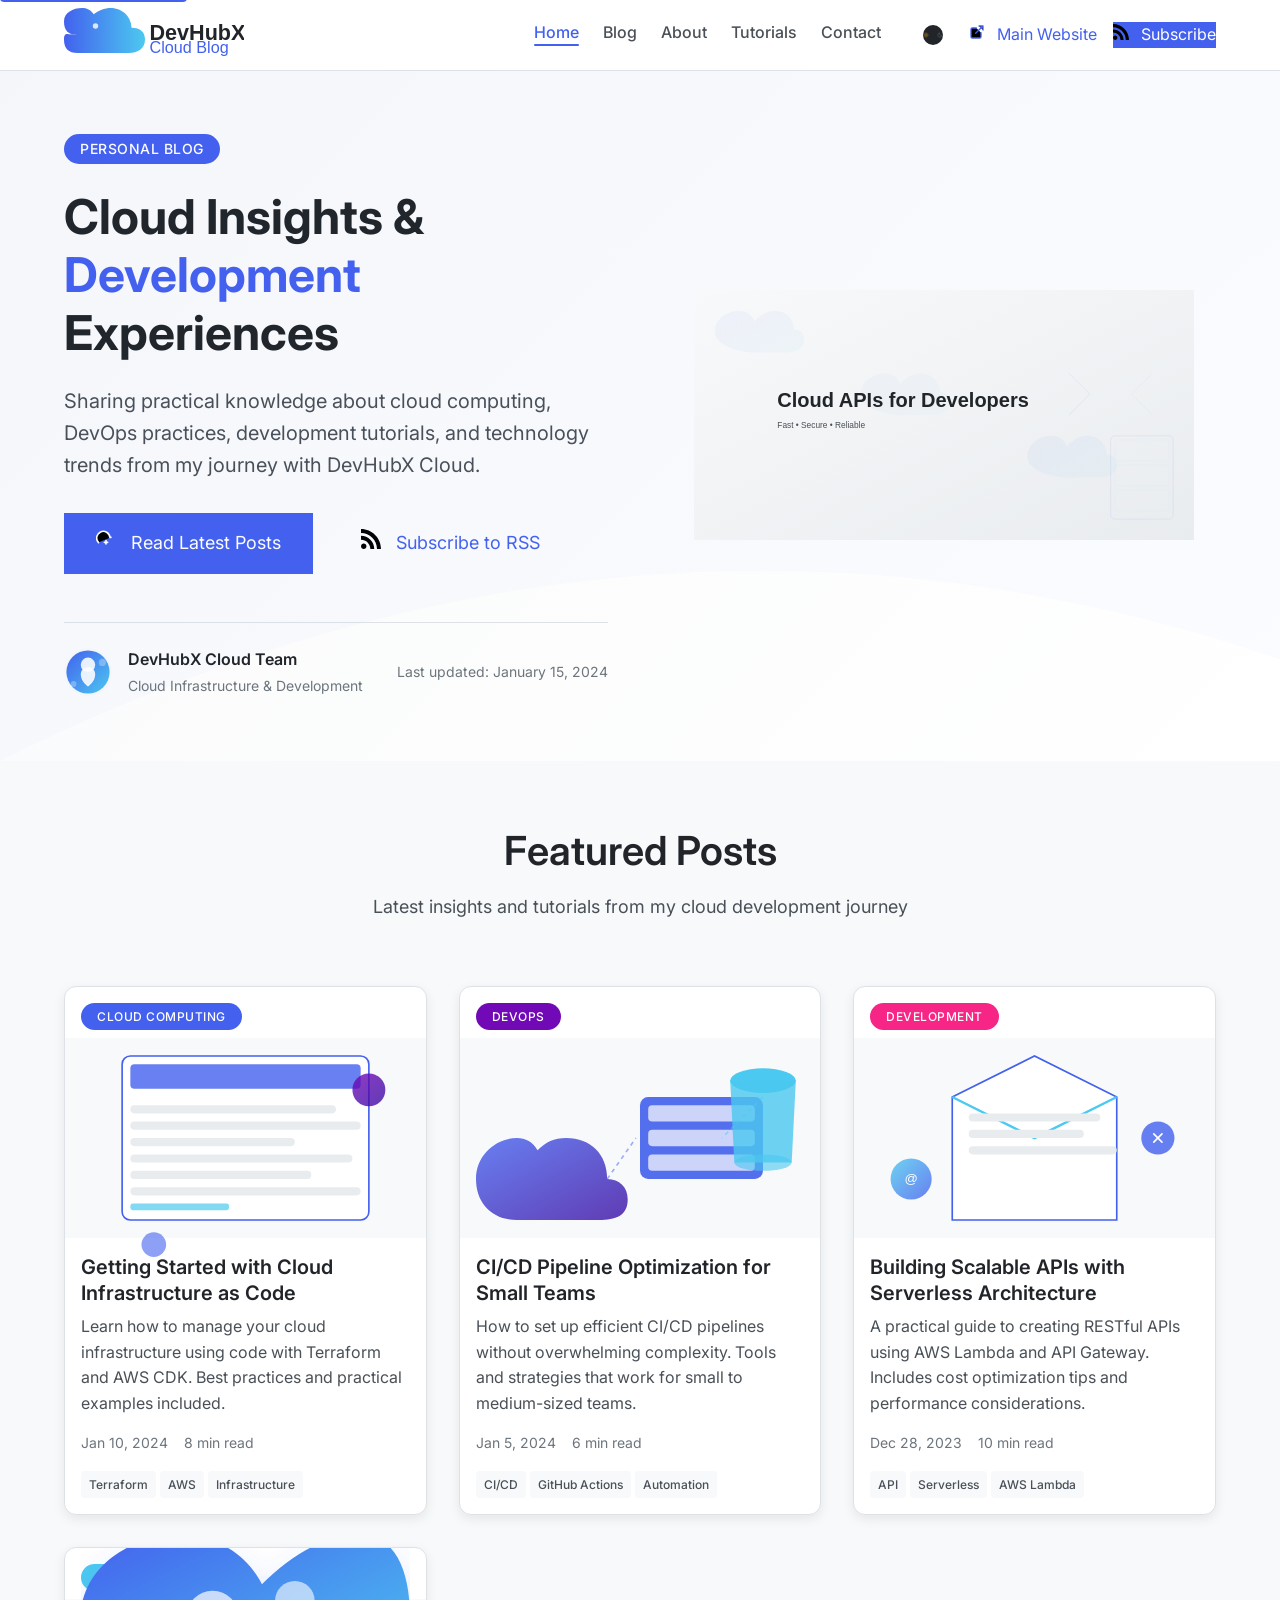
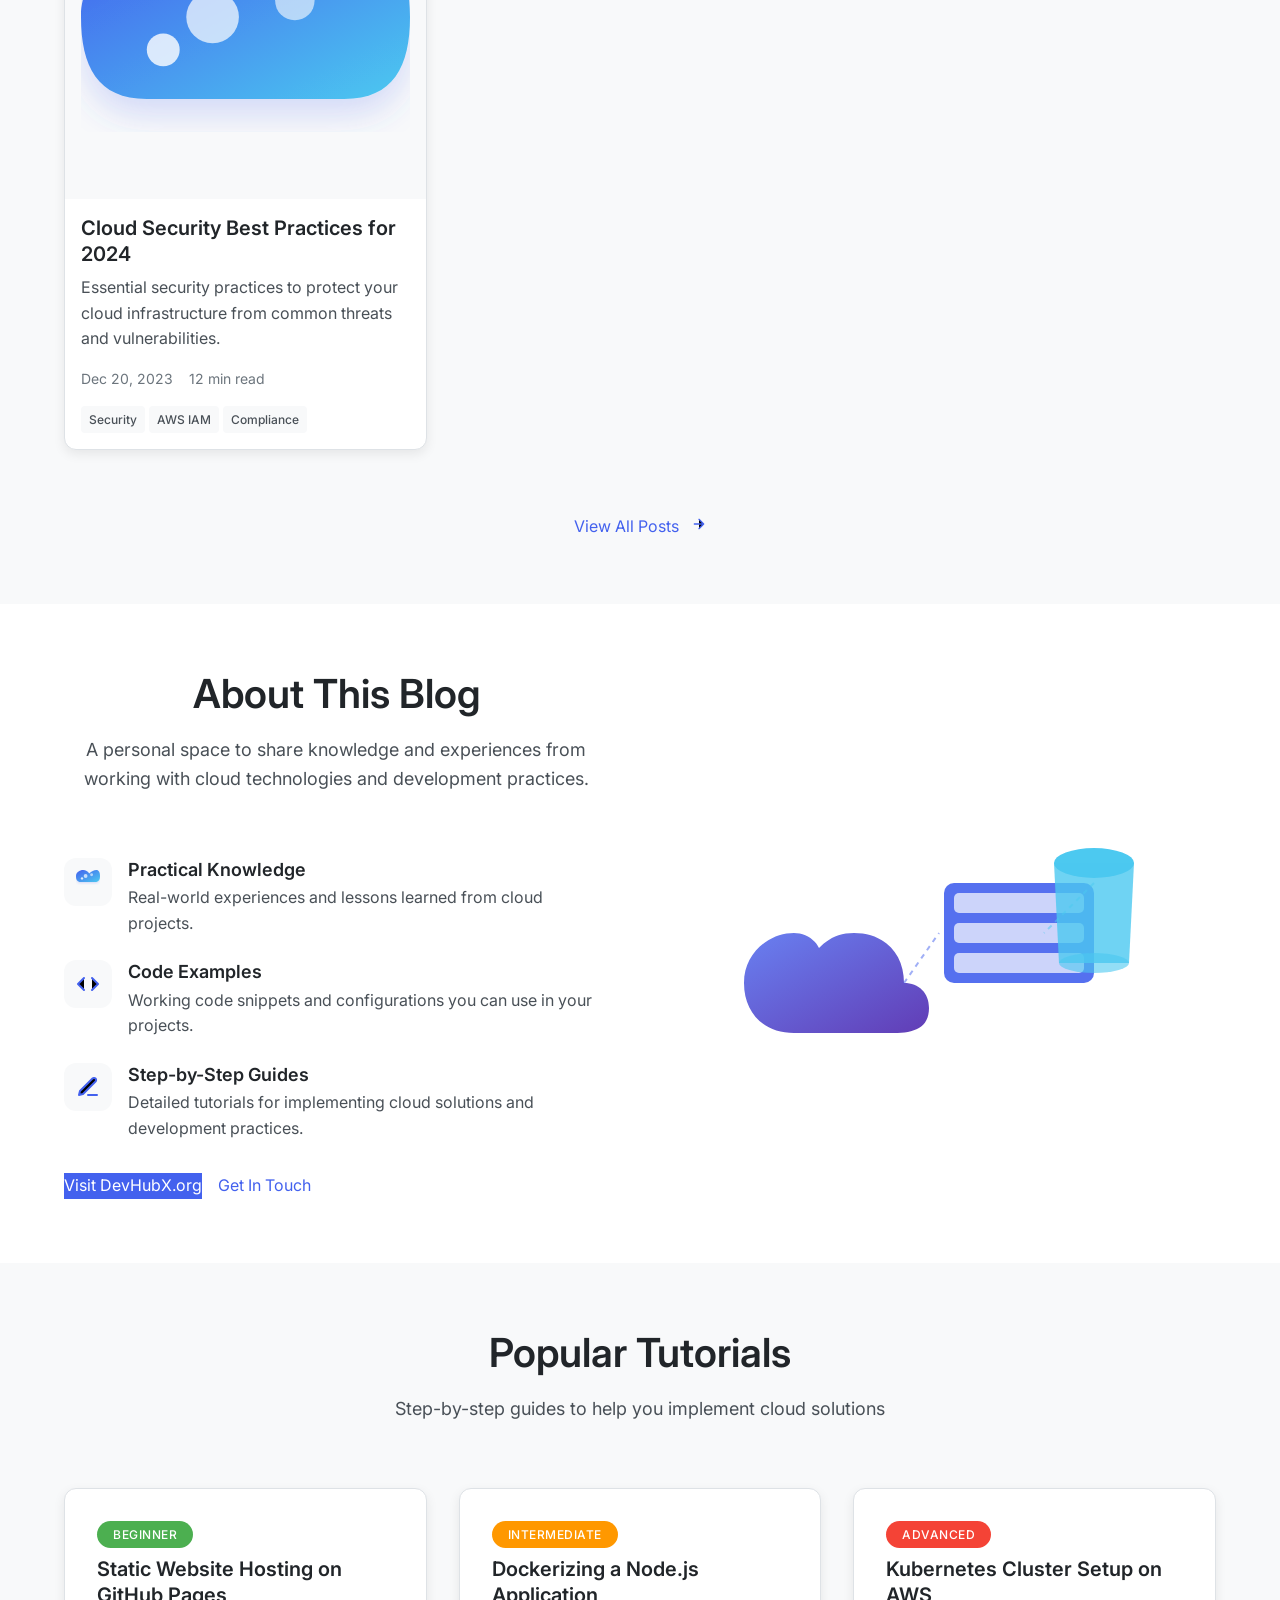
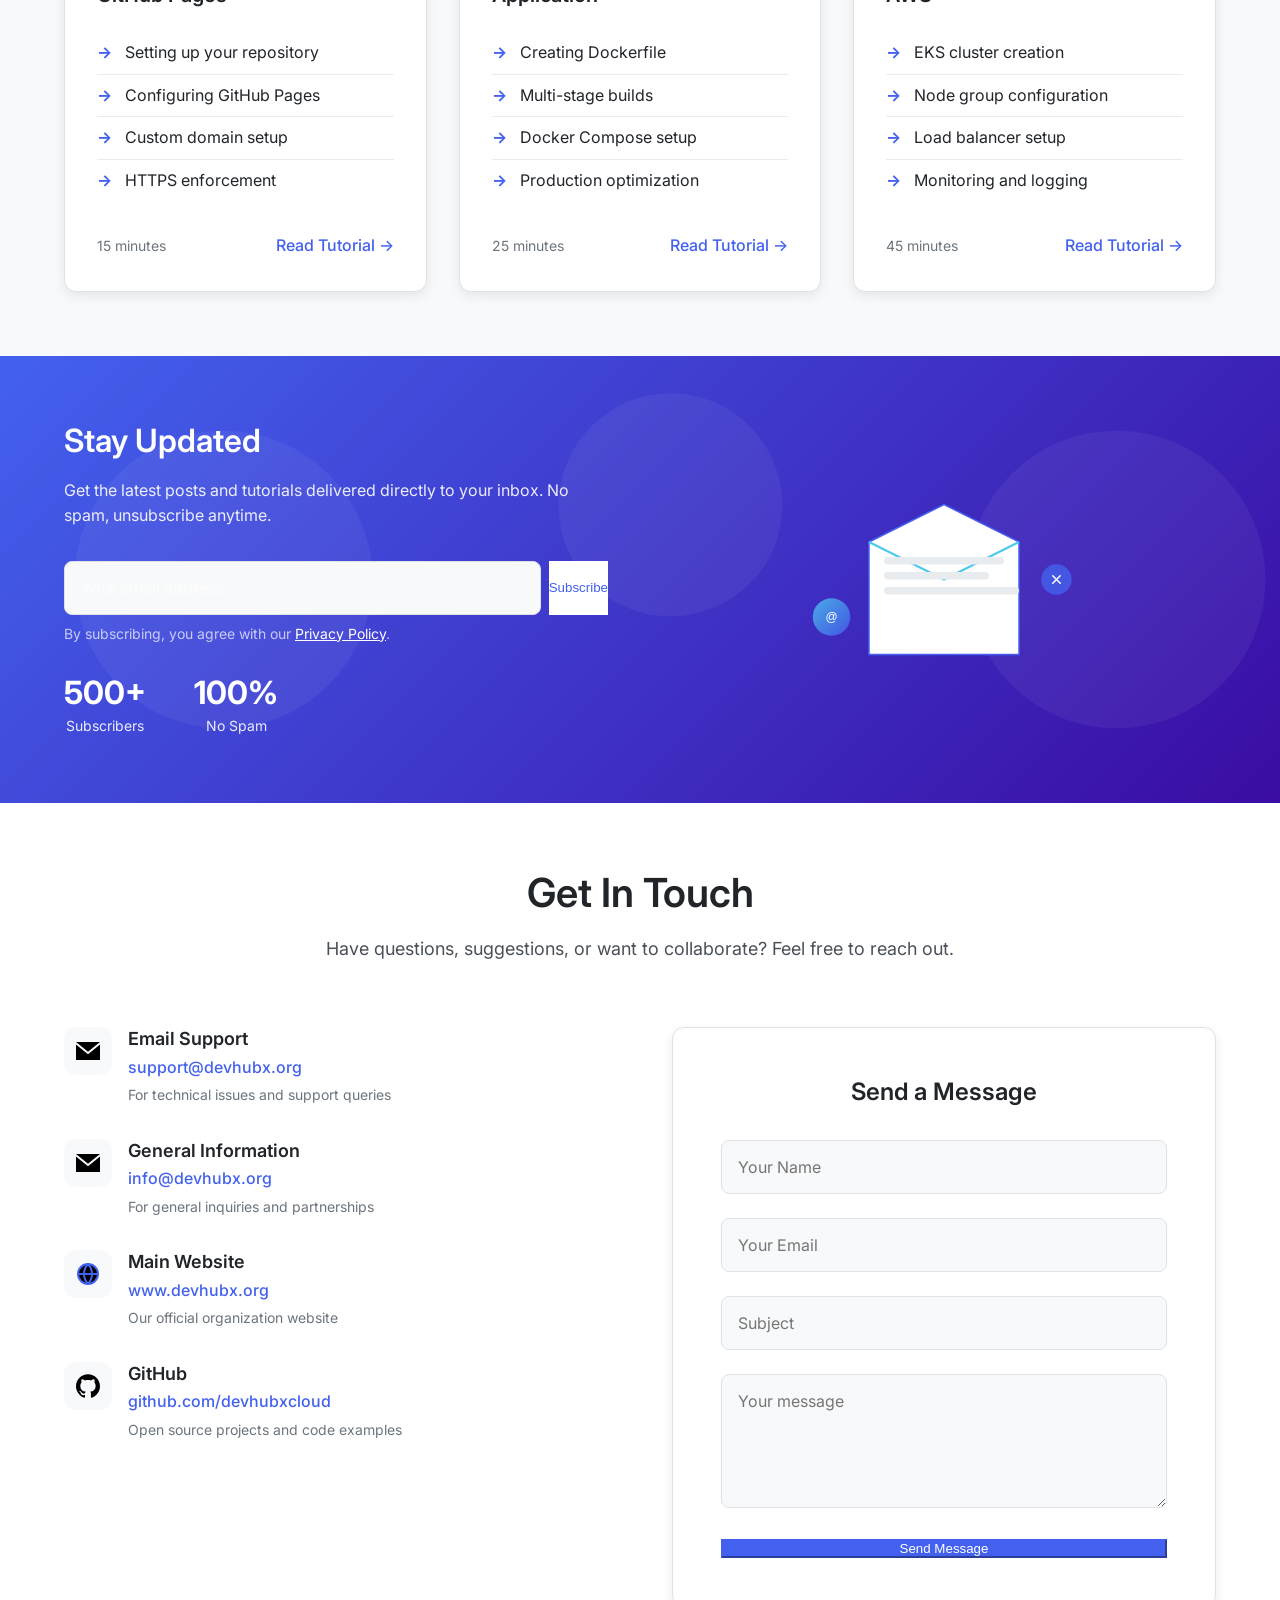
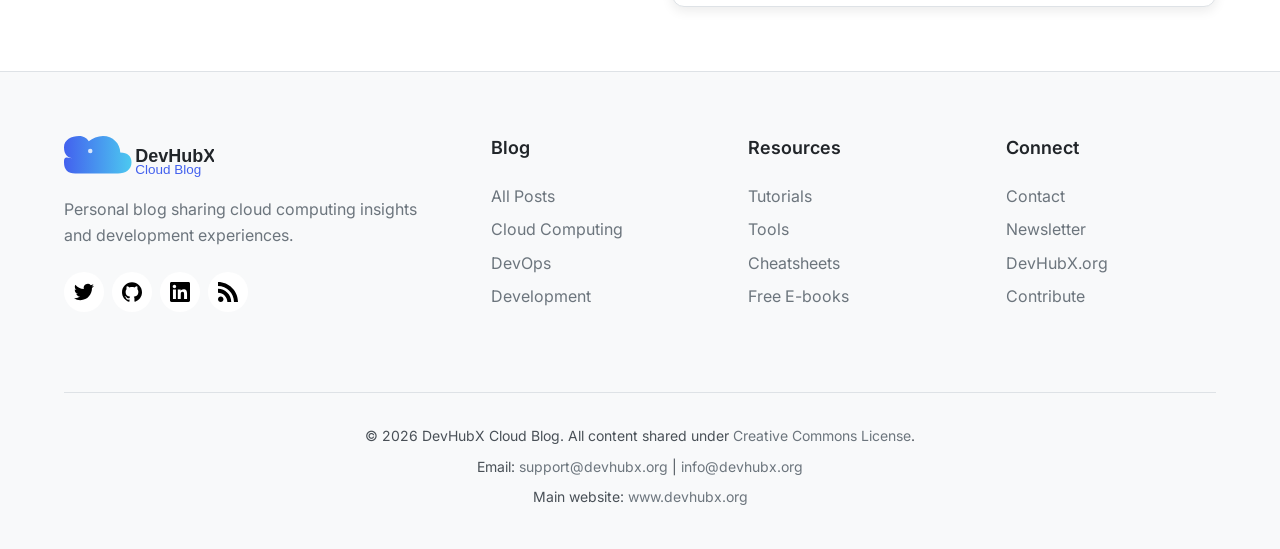
<file: index.html>
<!DOCTYPE html>
<html lang="en" prefix="og: https://ogp.me/ns#">
<head>
    <!-- Basic Meta Tags -->
    <meta charset="UTF-8">
    <meta name="viewport" content="width=device-width, initial-scale=1.0">
    <meta name="color-scheme" content="light dark">

    <!-- Primary Meta Tags -->
    <title>DevHubX Cloud Blog | Cloud Computing, DevOps & Development Insights</title>
    <meta name="title" content="DevHubX Cloud Blog | Cloud Computing, DevOps & Development Insights">
    <meta name="description" content="Personal blog sharing insights on cloud computing, DevOps practices, development tutorials, and technology trends from DevHubX Cloud perspective.">
    <meta name="keywords" content="cloud computing, devops, development, tutorials, technology, web development, cloud infrastructure, devhubx, aws, azure, kubernetes, docker, terraform">
    <meta name="author" content="DevHubX Cloud Team">
    <meta name="robots" content="index, follow, max-image-preview:large">
    <meta name="googlebot" content="index, follow">
    <meta name="google-site-verification" content="oUnSUoM_K3xXXujnhocK8Spf1Tl4maZQu0LHxQ6bPMM" />

    <!-- Open Graph / Facebook -->
    <meta property="og:type" content="website">
    <meta property="og:url" content="https://devhubxcloud.github.io/">
    <meta property="og:title" content="DevHubX Cloud Blog | Cloud Computing, DevOps & Development Insights">
    <meta property="og:description" content="Personal blog sharing insights on cloud computing, DevOps practices, development tutorials, and technology trends.">
    <meta property="og:image" content="https://devhubxcloud.github.io/images/og-image.svg">
    <meta property="og:image:width" content="1200">
    <meta property="og:image:height" content="630">
    <meta property="og:image:alt" content="DevHubX Cloud Blog - Cloud Computing Insights">
    <meta property="og:site_name" content="DevHubX Cloud Blog">

    <!-- Twitter -->
    <meta property="twitter:card" content="summary_large_image">
    <meta property="twitter:url" content="https://devhubxcloud.github.io/">
    <meta property="twitter:title" content="DevHubX Cloud Blog | Cloud Computing, DevOps & Development Insights">
    <meta property="twitter:description" content="Personal blog sharing insights on cloud computing, DevOps practices, development tutorials, and technology trends.">
    <meta property="twitter:image" content="https://devhubxcloud.github.io/images/twitter-image.svg">
    <meta property="twitter:creator" content="@devhubxcloud">

    <!-- Favicon & App Icons -->
    <link rel="icon" type="image/svg+xml" href="favicon.svg">
    <link rel="alternate icon" type="image/x-icon" href="favicon.ico">
    <link rel="mask-icon" href="favicon.svg" color="#4361ee">

    <!-- Apple Touch Icons -->
    <link rel="apple-touch-icon" sizes="180x180" href="apple-touch-icon.png">
    <link rel="apple-touch-icon" sizes="152x152" href="apple-touch-icon-152x152.png">
    <link rel="apple-touch-icon" sizes="167x167" href="apple-touch-icon-167x167.png">

    <!-- Web App Manifest -->
    <link rel="manifest" href="site.webmanifest">
    <meta name="theme-color" content="#4361ee" media="(prefers-color-scheme: light)">
    <meta name="theme-color" content="#1e1e1e" media="(prefers-color-scheme: dark)">

    <!-- Canonical URL -->
    <link rel="canonical" href="https://devhubxcloud.github.io/">

    <!-- RSS Feed -->
    <link rel="alternate" type="application/rss+xml" title="DevHubX Cloud Blog RSS" href="rss.xml">

    <!-- Stylesheets -->
    <link rel="stylesheet" href="style.css">
    <link rel="stylesheet" href="https://cdnjs.cloudflare.com/ajax/libs/font-awesome/6.4.0/css/all.min.css">

    <!-- Fonts -->
    <link rel="preconnect" href="https://fonts.googleapis.com">
    <link rel="preconnect" href="https://fonts.gstatic.com" crossorigin>
    <link href="https://fonts.googleapis.com/css2?family=Inter:wght@300;400;500;600;700;800&family=Source+Code+Pro:wght@400;500;600;700&display=swap" rel="stylesheet">

    <!-- JSON-LD Structured Data -->
    <script type="application/ld+json">
    {
        "@context": "https://schema.org",
        "@type": "Blog",
        "name": "DevHubX Cloud Blog",
        "url": "https://devhubxcloud.github.io/",
        "description": "Personal blog sharing insights on cloud computing, DevOps practices, development tutorials, and technology trends.",
        "publisher": {
            "@type": "Organization",
            "name": "DevHubX",
            "url": "https://devhubxcloud.github.io/logo.svg",
            "logo": {
                "@type": "ImageObject",
                "url": "https://devhubxcloud.github.io/logo.svg",
                "width": "200",
                "height": "60"
            }
        },
        "author": {
            "@type": "Person",
            "name": "DevHubX Cloud Team",
            "url": "https://devhubxcloud.github.io/#about"
        },
        "inLanguage": "en",
        "isAccessibleForFree": true,
        "mainEntity": [
            {
                "@type": "BlogPosting",
                "headline": "Getting Started with Cloud Infrastructure as Code",
                "description": "Learn how to manage your cloud infrastructure using code with Terraform and AWS CDK. Best practices and practical examples included.",
                "datePublished": "2024-01-10",
                "dateModified": "2024-01-10",
                "author": {
                    "@type": "Person",
                    "name": "DevHubX Cloud Team"
                },
                "publisher": {
                    "@type": "Organization",
                    "name": "DevHubX"
                }
            },
            {
                "@type": "BlogPosting",
                "headline": "CI/CD Pipeline Optimization for Small Teams",
                "description": "How to set up efficient CI/CD pipelines without overwhelming complexity. Tools and strategies that work for small to medium-sized teams.",
                "datePublished": "2024-01-05",
                "dateModified": "2024-01-05",
                "author": {
                    "@type": "Person",
                    "name": "DevHubX Cloud Team"
                },
                "publisher": {
                    "@type": "Organization",
                    "name": "DevHubX"
                }
            }
        ]
    }
    </script>

    <!-- Preload critical assets -->
    <link rel="preload" href="style.css" as="style">
    <link rel="preload" href="script.js" as="script">
    <link rel="preload" href="logo.svg" as="image" type="image/svg+xml">

    <!-- Preconnect to external domains -->
    <link rel="preconnect" href="https://fonts.gstatic.com">
    <link rel="preconnect" href="https://cdnjs.cloudflare.com">
</head>
<body>
    <!-- Skip to content link for accessibility -->
    <a href="#main-content" class="skip-to-content">Skip to main content</a>

    <!-- Header & Navigation -->
    <header>
        <nav class="navbar" aria-label="Main navigation">
            <div class="container nav-container">
                <!-- Logo -->
                <div class="logo">
                    <a href="/" aria-label="DevHubX Cloud Blog Home">
                        <!-- Changed: Direct image instead of SVG sprite -->
                        <img src="https://devhubxcloud.github.io/logo.svg" alt="DevHubX Cloud Blog" width="180" height="40">
                        <span class="visually-hidden">DevHubX Cloud Blog</span>
                    </a>
                </div>

                <!-- Mobile Menu Toggle -->
                <button class="menu-toggle" id="menuToggle" aria-expanded="false" aria-controls="navMenu" aria-label="Toggle navigation menu">
                    <svg width="24" height="24" viewBox="0 0 24 24" fill="none" stroke="currentColor" stroke-width="2">
                        <path d="M3 12h18M3 6h18M3 18h18"/>
                    </svg>
                </button>

                <!-- Navigation Menu -->
                <div class="nav-menu" id="navMenu" role="navigation">
                    <ul class="nav-links">
                        <li><a href="#home" class="nav-link active" aria-current="page">Home</a></li>
                        <li><a href="#blog" class="nav-link">Blog</a></li>
                        <li><a href="#about" class="nav-link">About</a></li>
                        <li><a href="#tutorials" class="nav-link">Tutorials</a></li>
                        <li><a href="#contact" class="nav-link">Contact</a></li>
                    </ul>

                    <!-- Navigation Actions -->
                    <div class="nav-actions">
                        <a href="https://www.devhubx.org" class="btn-outline" target="_blank" rel="noopener noreferrer">
                            <svg width="16" height="16" style="margin-right: 8px;" aria-hidden="true">
                                <use xlink:href="#icon-external-link"></use>
                            </svg>
                            Main Website
                        </a>
                        <a href="#subscribe" class="btn-primary">
                            <svg width="16" height="16" style="margin-right: 8px;" aria-hidden="true">
                                <use xlink:href="#icon-rss"></use>
                            </svg>
                            Subscribe
                        </a>
                    </div>
                </div>
            </div>
        </nav>
    </header>

    <!-- Main Content -->
    <main id="main-content">
        <!-- Hero Section -->
        <section class="hero" id="home">
            <div class="container">
                <div class="hero-content">
                    <div class="hero-badge" aria-label="Featured content">
                        <span class="badge-text">Personal Blog</span>
                    </div>

                    <h1 class="hero-title">
                        Cloud Insights & 
                        <span class="highlight">Development</span> 
                        <br>Experiences
                    </h1>

                    <p class="hero-subtitle">
                        Sharing practical knowledge about cloud computing, DevOps practices, 
                        development tutorials, and technology trends from my journey with DevHubX Cloud.
                    </p>

                    <div class="hero-buttons">
                        <a href="#blog" class="btn-primary btn-large">
                            <svg width="20" height="20" style="margin-right: 10px;" aria-hidden="true">
                                <use xlink:href="#icon-cloud"></use>
                            </svg>
                            Read Latest Posts
                        </a>
                        <a href="#subscribe" class="btn-outline btn-large">
                            <svg width="20" height="20" style="margin-right: 10px;" aria-hidden="true">
                                <use xlink:href="#icon-rss"></use>
                            </svg>
                            Subscribe to RSS
                        </a>
                    </div>

                    <div class="hero-meta">
                        <div class="author-info">
                            <div class="author-avatar">
                                <!-- Changed: Direct image URL -->
                                <img src="https://devhubxcloud.github.io/avatar.svg" alt="DevHubX Cloud Team Avatar" width="48" height="48">
                            </div>
                            <div class="author-details">
                                <p class="author-name">DevHubX Cloud Team</p>
                                <p class="author-bio">Cloud Infrastructure & Development</p>
                            </div>
                        </div>
                        <div class="last-updated">
                            <time datetime="2024-01-15">Last updated: January 15, 2024</time>
                        </div>
                    </div>
                </div>

                <div class="hero-image" aria-hidden="true">
                    <!-- Changed: Direct image URL -->
                    <img src="https://devhubxcloud.github.io/hero-bg.svg" alt="Cloud computing illustration" width="500" height="400">
                </div>
            </div>
        </section>

        <!-- Featured Posts Section -->
        <section class="featured-posts" id="blog">
            <div class="container">
                <div class="section-header">
                    <h2>Featured Posts</h2>
                    <p>Latest insights and tutorials from my cloud development journey</p>
                </div>

                <div class="posts-grid">
                    <!-- Post 1 -->
                    <article class="post-card" itemscope itemtype="https://schema.org/BlogPosting">
                        <div class="post-category">
                            <span class="category-badge" style="background-color: #4361ee;">Cloud Computing</span>
                        </div>

                        <div class="post-image">
                            <!-- Changed: Direct image URL -->
                            <img src="https://devhubxcloud.github.io/blog-illustration.svg" 
                                 alt="Cloud infrastructure as code illustration"
                                 width="400"
                                 height="200">
                        </div>

                        <div class="post-content">
                            <h3 class="post-title" itemprop="headline">
                                <a href="#post1" itemprop="url">Getting Started with Cloud Infrastructure as Code</a>
                            </h3>

                            <p class="post-excerpt" itemprop="description">
                                Learn how to manage your cloud infrastructure using code with Terraform 
                                and AWS CDK. Best practices and practical examples included.
                            </p>

                            <div class="post-meta">
                                <time datetime="2024-01-10" itemprop="datePublished">Jan 10, 2024</time>
                                <span class="read-time" itemprop="timeRequired">8 min read</span>
                            </div>

                            <div class="post-tags">
                                <span class="tag">Terraform</span>
                                <span class="tag">AWS</span>
                                <span class="tag">Infrastructure</span>
                            </div>
                        </div>

                        <meta itemprop="author" content="DevHubX Cloud Team">
                        <meta itemprop="publisher" content="DevHubX">
                    </article>

                    <!-- Post 2 -->
                    <article class="post-card" itemscope itemtype="https://schema.org/BlogPosting">
                        <div class="post-category">
                            <span class="category-badge" style="background-color: #7209b7;">DevOps</span>
                        </div>

                        <div class="post-image">
                            <!-- Changed: Direct image URL -->
                            <img src="https://devhubxcloud.github.io/about-illustration.svg" 
                                 alt="CI/CD pipeline illustration"
                                 width="400"
                                 height="200">
                        </div>

                        <div class="post-content">
                            <h3 class="post-title" itemprop="headline">
                                <a href="#post2" itemprop="url">CI/CD Pipeline Optimization for Small Teams</a>
                            </h3>

                            <p class="post-excerpt" itemprop="description">
                                How to set up efficient CI/CD pipelines without overwhelming complexity. 
                                Tools and strategies that work for small to medium-sized teams.
                            </p>

                            <div class="post-meta">
                                <time datetime="2024-01-05" itemprop="datePublished">Jan 5, 2024</time>
                                <span class="read-time" itemprop="timeRequired">6 min read</span>
                            </div>

                            <div class="post-tags">
                                <span class="tag">CI/CD</span>
                                <span class="tag">GitHub Actions</span>
                                <span class="tag">Automation</span>
                            </div>
                        </div>

                        <meta itemprop="author" content="DevHubX Cloud Team">
                        <meta itemprop="publisher" content="DevHubX">
                    </article>

                    <!-- Post 3 -->
                    <article class="post-card" itemscope itemtype="https://schema.org/BlogPosting">
                        <div class="post-category">
                            <span class="category-badge" style="background-color: #f72585;">Development</span>
                        </div>

                        <div class="post-image">
                            <!-- Changed: Direct image URL -->
                            <img src="https://devhubxcloud.github.io/contact-illustration.svg" 
                                 alt="Serverless API illustration"
                                 width="400"
                                 height="200">
                        </div>

                        <div class="post-content">
                            <h3 class="post-title" itemprop="headline">
                                <a href="#post3" itemprop="url">Building Scalable APIs with Serverless Architecture</a>
                            </h3>

                            <p class="post-excerpt" itemprop="description">
                                A practical guide to creating RESTful APIs using AWS Lambda and API Gateway. 
                                Includes cost optimization tips and performance considerations.
                            </p>

                            <div class="post-meta">
                                <time datetime="2023-12-28" itemprop="datePublished">Dec 28, 2023</time>
                                <span class="read-time" itemprop="timeRequired">10 min read</span>
                            </div>

                            <div class="post-tags">
                                <span class="tag">API</span>
                                <span class="tag">Serverless</span>
                                <span class="tag">AWS Lambda</span>
                            </div>
                        </div>

                        <meta itemprop="author" content="DevHubX Cloud Team">
                        <meta itemprop="publisher" content="DevHubX">
                    </article>

                    <!-- Post 4 (Hidden on mobile) -->
                    <article class="post-card hidden-md-down" itemscope itemtype="https://schema.org/BlogPosting">
                        <div class="post-category">
                            <span class="category-badge" style="background-color: #4cc9f0;">Security</span>
                        </div>

                        <div class="post-image">
                            <!-- Changed: Direct image URL -->
                            <img src="https://devhubxcloud.github.io/cloud-icon.svg" 
                                 alt="Cloud security illustration"
                                 width="400"
                                 height="200">
                        </div>

                        <div class="post-content">
                            <h3 class="post-title" itemprop="headline">
                                <a href="#post4" itemprop="url">Cloud Security Best Practices for 2024</a>
                            </h3>

                            <p class="post-excerpt" itemprop="description">
                                Essential security practices to protect your cloud infrastructure from common threats and vulnerabilities.
                            </p>

                            <div class="post-meta">
                                <time datetime="2023-12-20" itemprop="datePublished">Dec 20, 2023</time>
                                <span class="read-time" itemprop="timeRequired">12 min read</span>
                            </div>

                            <div class="post-tags">
                                <span class="tag">Security</span>
                                <span class="tag">AWS IAM</span>
                                <span class="tag">Compliance</span>
                            </div>
                        </div>

                        <meta itemprop="author" content="DevHubX Cloud Team">
                        <meta itemprop="publisher" content="DevHubX">
                    </article>
                </div>

                <div class="view-all-container">
                    <a href="#all-posts" class="btn-outline">
                        View All Posts
                        <svg width="16" height="16" style="margin-left: 8px;" aria-hidden="true">
                            <use xlink:href="#icon-arrow-right"></use>
                        </svg>
                    </a>
                </div>
            </div>
        </section>

        <!-- About Section -->
        <section class="about" id="about">
            <div class="container">
                <div class="about-content">
                    <div class="about-text">
                        <div class="section-header">
                            <h2>About This Blog</h2>
                            <p>A personal space to share knowledge and experiences from working with cloud technologies and development practices.</p>
                        </div>

                        <div class="about-features">
                            <div class="about-feature">
                                <div class="feature-icon">
                                    <!-- Changed: Direct image URL -->
                                    <img src="https://devhubxcloud.github.io/cloud-icon.svg" alt="Cloud icon" width="24" height="24">
                                </div>
                                <div>
                                    <h3>Practical Knowledge</h3>
                                    <p>Real-world experiences and lessons learned from cloud projects.</p>
                                </div>
                            </div>

                            <div class="about-feature">
                                <div class="feature-icon">
                                    <svg width="24" height="24" aria-hidden="true">
                                        <use xlink:href="#icon-code"></use>
                                    </svg>
                                </div>
                                <div>
                                    <h3>Code Examples</h3>
                                    <p>Working code snippets and configurations you can use in your projects.</p>
                                </div>
                            </div>

                            <div class="about-feature">
                                <div class="feature-icon">
                                    <svg width="24" height="24" aria-hidden="true">
                                        <use xlink:href="#icon-tutorial"></use>
                                    </svg>
                                </div>
                                <div>
                                    <h3>Step-by-Step Guides</h3>
                                    <p>Detailed tutorials for implementing cloud solutions and development practices.</p>
                                </div>
                            </div>
                        </div>

                        <div class="about-links">
                            <a href="https://www.devhubx.org" class="btn-primary" target="_blank" rel="noopener noreferrer">
                                Visit DevHubX.org
                            </a>
                            <a href="#contact" class="btn-outline">
                                Get In Touch
                            </a>
                        </div>
                    </div>

                    <div class="about-image">
                        <!-- Changed: Direct image URL -->
                        <img src="https://devhubxcloud.github.io/about-illustration.svg" 
                             alt="About DevHubX Cloud illustration"
                             width="400"
                             height="300">
                    </div>
                </div>
            </div>
        </section>

        <!-- Tutorials Section -->
        <section class="tutorials" id="tutorials">
            <div class="container">
                <div class="section-header">
                    <h2>Popular Tutorials</h2>
                    <p>Step-by-step guides to help you implement cloud solutions</p>
                </div>

                <div class="tutorials-grid">
                    <!-- Tutorial 1 -->
                    <article class="tutorial-card">
                        <div class="tutorial-header">
                            <span class="difficulty-badge easy">Beginner</span>
                            <h3>Static Website Hosting on GitHub Pages</h3>
                        </div>

                        <ul class="tutorial-steps">
                            <li>Setting up your repository</li>
                            <li>Configuring GitHub Pages</li>
                            <li>Custom domain setup</li>
                            <li>HTTPS enforcement</li>
                        </ul>

                        <div class="tutorial-footer">
                            <span class="tutorial-time">15 minutes</span>
                            <a href="#tutorial1" class="tutorial-link">Read Tutorial →</a>
                        </div>
                    </article>

                    <!-- Tutorial 2 -->
                    <article class="tutorial-card">
                        <div class="tutorial-header">
                            <span class="difficulty-badge intermediate">Intermediate</span>
                            <h3>Dockerizing a Node.js Application</h3>
                        </div>

                        <ul class="tutorial-steps">
                            <li>Creating Dockerfile</li>
                            <li>Multi-stage builds</li>
                            <li>Docker Compose setup</li>
                            <li>Production optimization</li>
                        </ul>

                        <div class="tutorial-footer">
                            <span class="tutorial-time">25 minutes</span>
                            <a href="#tutorial2" class="tutorial-link">Read Tutorial →</a>
                        </div>
                    </article>

                    <!-- Tutorial 3 -->
                    <article class="tutorial-card">
                        <div class="tutorial-header">
                            <span class="difficulty-badge advanced">Advanced</span>
                            <h3>Kubernetes Cluster Setup on AWS</h3>
                        </div>

                        <ul class="tutorial-steps">
                            <li>EKS cluster creation</li>
                            <li>Node group configuration</li>
                            <li>Load balancer setup</li>
                            <li>Monitoring and logging</li>
                        </ul>

                        <div class="tutorial-footer">
                            <span class="tutorial-time">45 minutes</span>
                            <a href="#tutorial3" class="tutorial-link">Read Tutorial →</a>
                        </div>
                    </article>
                </div>
            </div>
        </section>

        <!-- Newsletter Section -->
        <section class="newsletter" id="subscribe">
            <div class="container">
                <div class="newsletter-content">
                    <div class="newsletter-text">
                        <h2>Stay Updated</h2>
                        <p>Get the latest posts and tutorials delivered directly to your inbox. No spam, unsubscribe anytime.</p>

                        <form class="newsletter-form" id="newsletterForm" aria-label="Newsletter subscription form">
                            <div class="form-group">
                                <input type="email" 
                                       id="newsletterEmail" 
                                       name="newsletterEmail"
                                       placeholder="Your email address" 
                                       required
                                       aria-label="Email address for newsletter subscription"
                                       aria-describedby="newsletterHelp">
                                <button type="submit" class="btn-primary">
                                    Subscribe
                                </button>
                            </div>
                            <p id="newsletterHelp" class="form-note">By subscribing, you agree with our <a href="#privacy">Privacy Policy</a>.</p>
                        </form>

                        <div class="newsletter-stats">
                            <div class="stat">
                                <span class="stat-number">500+</span>
                                <span class="stat-label">Subscribers</span>
                            </div>
                            <div class="stat">
                                <span class="stat-number">100%</span>
                                <span class="stat-label">No Spam</span>
                            </div>
                        </div>
                    </div>

                    <div class="newsletter-image">
                        <!-- Changed: Direct image URL -->
                        <img src="https://devhubxcloud.github.io/contact-illustration.svg" 
                             alt="Newsletter subscription illustration"
                             width="300"
                             height="200">
                    </div>
                </div>
            </div>
        </section>

        <!-- Contact Section -->
        <section class="contact" id="contact">
            <div class="container">
                <div class="section-header">
                    <h2>Get In Touch</h2>
                    <p>Have questions, suggestions, or want to collaborate? Feel free to reach out.</p>
                </div>

                <div class="contact-content">
                    <div class="contact-info">
                        <!-- Email Support -->
                        <div class="contact-item">
                            <div class="contact-icon">
                                <svg width="24" height="24" aria-hidden="true">
                                    <use xlink:href="#icon-email"></use>
                                </svg>
                            </div>
                            <div class="contact-details">
                                <h3>Email Support</h3>
                                <a href="mailto:support@devhubx.org" itemprop="email">support@devhubx.org</a>
                                <p>For technical issues and support queries</p>
                            </div>
                        </div>

                        <!-- General Information -->
                        <div class="contact-item">
                            <div class="contact-icon">
                                <svg width="24" height="24" aria-hidden="true">
                                    <use xlink:href="#icon-email"></use>
                                </svg>
                            </div>
                            <div class="contact-details">
                                <h3>General Information</h3>
                                <a href="mailto:info@devhubx.org" itemprop="email">info@devhubx.org</a>
                                <p>For general inquiries and partnerships</p>
                            </div>
                        </div>

                        <!-- Main Website -->
                        <div class="contact-item">
                            <div class="contact-icon">
                                <svg width="24" height="24" aria-hidden="true">
                                    <use xlink:href="#icon-website"></use>
                                </svg>
                            </div>
                            <div class="contact-details">
                                <h3>Main Website</h3>
                                <a href="https://www.devhubx.org" target="_blank" rel="noopener noreferrer" itemprop="url">www.devhubx.org</a>
                                <p>Our official organization website</p>
                            </div>
                        </div>

                        <!-- GitHub -->
                        <div class="contact-item">
                            <div class="contact-icon">
                                <svg width="24" height="24" aria-hidden="true">
                                    <use xlink:href="#icon-github"></use>
                                </svg>
                            </div>
                            <div class="contact-details">
                                <h3>GitHub</h3>
                                <a href="https://github.com/devhubxcloud" target="_blank" rel="noopener noreferrer">github.com/devhubxcloud</a>
                                <p>Open source projects and code examples</p>
                            </div>
                        </div>
                    </div>

                    <!-- Contact Form -->
                    <div class="contact-form">
                        <h3>Send a Message</h3>

                        <form id="contactForm" aria-label="Contact form">
                            <div class="form-group">
                                <label for="contactName" class="visually-hidden">Your Name</label>
                                <input type="text" id="contactName" name="contactName" placeholder="Your Name" required>
                            </div>

                            <div class="form-group">
                                <label for="contactEmail" class="visually-hidden">Your Email</label>
                                <input type="email" id="contactEmail" name="contactEmail" placeholder="Your Email" required>
                            </div>

                            <div class="form-group">
                                <label for="contactSubject" class="visually-hidden">Subject</label>
                                <input type="text" id="contactSubject" name="contactSubject" placeholder="Subject" required>
                            </div>

                            <div class="form-group">
                                <label for="contactMessage" class="visually-hidden">Your Message</label>
                                <textarea id="contactMessage" name="contactMessage" rows="5" placeholder="Your message" required></textarea>
                            </div>

                            <button type="submit" class="btn-primary btn-block">
                                Send Message
                            </button>
                        </form>
                    </div>
                </div>
            </div>
        </section>

        <!-- Search Section (Hidden initially) -->
        <section class="search-section no-print" style="display: none;">
            <div class="container">
                <form class="search-form" role="search" aria-label="Site search">
                    <div class="search-box">
                        <svg width="20" height="20" aria-hidden="true">
                            <use xlink:href="#icon-search"></use>
                        </svg>
                        <input type="search" 
                               placeholder="Search blog posts..." 
                               aria-label="Search through blog content">
                        <button type="submit" class="btn-primary">Search</button>
                    </div>
                </form>
            </div>
        </section>
    </main>

    <!-- Footer -->
    <footer>
        <div class="container">
            <div class="footer-content">
                <!-- Logo & Description -->
                <div class="footer-logo">
                    <a href="/" aria-label="DevHubX Cloud Blog Home">
                        <!-- Changed: Direct image URL -->
                        <img src="https://devhubxcloud.github.io/logo.svg" alt="DevHubX Cloud Blog" width="150" height="40">
                    </a>
                    <p>Personal blog sharing cloud computing insights and development experiences.</p>

                    <!-- Social Links -->
                    <div class="social-links">
                        <a href="https://twitter.com/devhubxcloud" target="_blank" rel="noopener noreferrer" aria-label="Twitter">
                            <svg width="20" height="20" aria-hidden="true">
                                <use xlink:href="#icon-twitter"></use>
                            </svg>
                        </a>
                        <a href="https://github.com/devhubxcloud" target="_blank" rel="noopener noreferrer" aria-label="GitHub">
                            <svg width="20" height="20" aria-hidden="true">
                                <use xlink:href="#icon-github"></use>
                            </svg>
                        </a>
                        <a href="https://linkedin.com/company/devhubx" target="_blank" rel="noopener noreferrer" aria-label="LinkedIn">
                            <svg width="20" height="20" aria-hidden="true">
                                <use xlink:href="#icon-linkedin"></use>
                            </svg>
                        </a>
                        <a href="/rss.xml" aria-label="RSS Feed">
                            <svg width="20" height="20" aria-hidden="true">
                                <use xlink:href="#icon-rss"></use>
                            </svg>
                        </a>
                    </div>
                </div>

                <!-- Footer Links -->
                <div class="footer-links">
                    <!-- Blog -->
                    <div class="footer-column">
                        <h3>Blog</h3>
                        <ul>
                            <li><a href="#all-posts">All Posts</a></li>
                            <li><a href="#cloud">Cloud Computing</a></li>
                            <li><a href="#devops">DevOps</a></li>
                            <li><a href="#development">Development</a></li>
                        </ul>
                    </div>

                    <!-- Resources -->
                    <div class="footer-column">
                        <h3>Resources</h3>
                        <ul>
                            <li><a href="#tutorials">Tutorials</a></li>
                            <li><a href="#tools">Tools</a></li>
                            <li><a href="#cheatsheets">Cheatsheets</a></li>
                            <li><a href="#ebooks">Free E-books</a></li>
                        </ul>
                    </div>

                    <!-- Connect -->
                    <div class="footer-column">
                        <h3>Connect</h3>
                        <ul>
                            <li><a href="#contact">Contact</a></li>
                            <li><a href="#newsletter">Newsletter</a></li>
                            <li><a href="https://www.devhubx.org" target="_blank" rel="noopener noreferrer">DevHubX.org</a></li>
                            <li><a href="#contribute">Contribute</a></li>
                        </ul>
                    </div>
                </div>
            </div>

            <!-- Footer Bottom -->
            <div class="footer-bottom">
                <p>&copy; <span id="currentYear"></span> DevHubX Cloud Blog. All content shared under <a href="#license">Creative Commons License</a>.</p>
                <p>Email: <a href="mailto:support@devhubx.org">support@devhubx.org</a> | <a href="mailto:info@devhubx.org">info@devhubx.org</a></p>
                <p>Main website: <a href="https://www.devhubx.org" target="_blank" rel="noopener noreferrer">www.devhubx.org</a></p>
            </div>
        </div>
    </footer>

    <!-- Scroll to Top Button -->
    <button id="scrollToTop" class="scroll-to-top" aria-label="Scroll to top">
        <svg width="20" height="20" viewBox="0 0 24 24" fill="none" stroke="currentColor" stroke-width="2">
            <path d="M12 19V5M5 12l7-7 7 7"/>
        </svg>
    </button>

    <!-- JavaScript -->
    <script src="script.js" defer></script>

    <!-- SVG Sprite Sheet (Icons) -->
    <svg xmlns="http://www.w3.org/2000/svg" style="display: none;">
        <!-- Social Icons -->
        <symbol id="icon-twitter" viewBox="0 0 24 24">
            <path d="M23.953 4.57a10 10 0 01-2.825.775 4.958 4.958 0 002.163-2.723c-.951.555-2.005.959-3.127 1.184a4.92 4.92 0 00-8.384 4.482C7.69 8.095 4.067 6.13 1.64 3.162a4.822 4.822 0 00-.666 2.475c0 1.71.87 3.213 2.188 4.096a4.904 4.904 0 01-2.228-.616v.06a4.923 4.923 0 003.946 4.827 4.996 4.996 0 01-2.212.085 4.936 4.936 0 004.604 3.417 9.867 9.867 0 01-6.102 2.105c-.39 0-.779-.023-1.17-.067a13.995 13.995 0 007.557 2.213c9.053 0 13.998-7.496 13.998-13.985 0-.21 0-.42-.015-.63A9.935 9.935 0 0024 4.59z"/>
        </symbol>

        <symbol id="icon-github" viewBox="0 0 24 24">
            <path d="M12 .297c-6.63 0-12 5.373-12 12 0 5.303 3.438 9.8 8.205 11.385.6.113.82-.258.82-.577 0-.285-.01-1.04-.015-2.04-3.338.724-4.042-1.61-4.042-1.61C4.422 18.07 3.633 17.7 3.633 17.7c-1.087-.744.084-.729.084-.729 1.205.084 1.838 1.236 1.838 1.236 1.07 1.835 2.809 1.305 3.495.998.108-.776.417-1.305.76-1.605-2.665-.3-5.466-1.332-5.466-5.93 0-1.31.465-2.38 1.235-3.22-.135-.303-.54-1.523.105-3.176 0 0 1.005-.322 3.3 1.23.96-.267 1.98-.399 3-.405 1.02.006 2.04.138 3 .405 2.28-1.552 3.285-1.23 3.285-1.23.645 1.653.24 2.873.12 3.176.765.84 1.23 1.91 1.23 3.22 0 4.61-2.805 5.625-5.475 5.92.42.36.81 1.096.81 2.22 0 1.606-.015 2.896-.015 3.286 0 .315.21.69.825.57C20.565 22.092 24 17.592 24 12.297c0-6.627-5.373-12-12-12"/>
        </symbol>

        <symbol id="icon-linkedin" viewBox="0 0 24 24">
            <path d="M20.447 20.452h-3.554v-5.569c0-1.328-.027-3.037-1.852-3.037-1.853 0-2.136 1.445-2.136 2.939v5.667H9.351V9h3.414v1.561h.046c.477-.9 1.637-1.85 3.37-1.85 3.601 0 4.267 2.37 4.267 5.455v6.286zM5.337 7.433c-1.144 0-2.063-.926-2.063-2.065 0-1.138.92-2.063 2.063-2.063 1.14 0 2.064.925 2.064 2.063 0 1.139-.925 2.065-2.064 2.065zm1.782 13.019H3.555V9h3.564v11.452zM22.225 0H1.771C.792 0 0 .774 0 1.729v20.542C0 23.227.792 24 1.771 24h20.451C23.2 24 24 23.227 24 22.271V1.729C24 .774 23.2 0 22.222 0h.003z"/>
        </symbol>

        <symbol id="icon-rss" viewBox="0 0 24 24">
            <path d="M19.199 24C19.199 13.467 10.533 4.8 0 4.8V0c13.165 0 24 10.835 24 24h-4.801zM3.291 17.415c1.814 0 3.293 1.479 3.293 3.295 0 1.813-1.485 3.29-3.301 3.29C1.47 24 0 22.526 0 20.71s1.475-3.295 3.291-3.295zM15.909 24h-4.665c0-6.169-5.075-11.245-11.244-11.245V8.09c8.727 0 15.909 7.184 15.909 15.91z"/>
        </symbol>

        <symbol id="icon-email" viewBox="0 0 24 24">
            <path d="M12 12.713l-11.985-9.713h23.97l-11.985 9.713zm0 2.574l-12-9.725v15.438h24v-15.438l-12 9.725z"/>
        </symbol>

        <!-- UI Icons -->
        <symbol id="icon-arrow-right" viewBox="0 0 24 24">
            <path d="M5 12h14M12 5l7 7-7 7" stroke="currentColor" stroke-width="2" stroke-linecap="round" stroke-linejoin="round"/>
        </symbol>

        <symbol id="icon-code" viewBox="0 0 24 24">
            <path d="M16 18l6-6-6-6M8 6l-6 6 6 6" stroke="currentColor" stroke-width="2" stroke-linecap="round" stroke-linejoin="round"/>
        </symbol>

        <symbol id="icon-tutorial" viewBox="0 0 24 24">
            <path d="M12 20h9M16.5 3.5a2.121 2.121 0 013 3L7 19l-4 1 1-4L16.5 3.5z" stroke="currentColor" stroke-width="2" stroke-linecap="round" stroke-linejoin="round"/>
        </symbol>

        <symbol id="icon-website" viewBox="0 0 24 24">
            <circle cx="12" cy="12" r="10" stroke="currentColor" stroke-width="2"/>
            <path d="M2 12h20M12 2a15.3 15.3 0 014 10 15.3 15.3 0 01-4 10 15.3 15.3 0 01-4-10 15.3 15.3 0 014-10z" stroke="currentColor" stroke-width="2" stroke-linecap="round" stroke-linejoin="round"/>
        </symbol>

        <symbol id="icon-search" viewBox="0 0 24 24">
            <circle cx="11" cy="11" r="8" stroke="currentColor" stroke-width="2" fill="none"/>
            <path d="M21 21l-4.35-4.35" stroke="currentColor" stroke-width="2" stroke-linecap="round"/>
        </symbol>

        <symbol id="icon-external-link" viewBox="0 0 24 24">
            <path d="M18 13v6a2 2 0 01-2 2H5a2 2 0 01-2-2V8a2 2 0 012-2h6M15 3h6v6M10 14L21 3" stroke="currentColor" stroke-width="2" stroke-linecap="round" stroke-linejoin="round"/>
        </symbol>

        <!-- Cloud Icon -->
        <symbol id="icon-cloud" viewBox="0 0 24 24">
            <path d="M18 10h-1.26A8 8 0 103 16.29" stroke="currentColor" stroke-width="2" stroke-linecap="round" stroke-linejoin="round"/>
            <path d="M14 16h-4M12 14v4" stroke="currentColor" stroke-width="2" stroke-linecap="round" stroke-linejoin="round"/>
        </symbol>

        <!-- Other icons remain the same -->
        <!-- ... (rest of the SVG sprite code remains unchanged) -->
    </svg>

    <!-- No JavaScript Fallback -->
    <noscript>
        <style>
            .no-js-message {
                position: fixed;
                top: 0;
                left: 0;
                right: 0;
                background: #ff9800;
                color: white;
                padding: 1rem;
                text-align: center;
                z-index: 10000;
            }
            .no-js-message a {
                color: white;
                text-decoration: underline;
            }
        </style>
        <div class="no-js-message">
            <strong>JavaScript is disabled!</strong> Some features of this website may not work properly. Please enable JavaScript for the best experience.
        </div>
    </noscript>

    <!-- Loading Indicator -->
    <div class="loading-indicator" style="display: none;">
        <div class="loading-spinner"></div>
        <p>Loading...</p>
    </div>
</body>
</html>
</file>
<file: style.css>
/* ============================================
   CSS RESET & BASE STYLES
============================================ */
*, *::before, *::after {
    margin: 0;
    padding: 0;
    box-sizing: border-box;
}

:root {
    /* Color System - Light Mode (Default) */
    --primary-color: #4361ee;
    --primary-dark: #3a0ca3;
    --primary-light: #4cc9f0;
    --secondary-color: #7209b7;
    --accent-color: #f72585;
    --success-color: #4CAF50;
    --warning-color: #FF9800;
    --danger-color: #F44336;
    --info-color: #2196F3;
    
    /* Neutral Colors - Light Mode */
    --bg-color: #ffffff;
    --surface-color: #f8f9fa;
    --surface-elevated: #ffffff;
    --text-primary: #212529;
    --text-secondary: #495057;
    --text-tertiary: #6c757d;
    --border-color: #dee2e6;
    --divider-color: #e9ecef;
    
    /* Shadows - Light Mode */
    --shadow-sm: 0 1px 3px rgba(0, 0, 0, 0.1);
    --shadow-md: 0 4px 12px rgba(0, 0, 0, 0.08);
    --shadow-lg: 0 10px 30px rgba(0, 0, 0, 0.1);
    --shadow-xl: 0 20px 60px rgba(0, 0, 0, 0.15);
    
    /* Typography */
    --font-family-sans: 'Inter', -apple-system, BlinkMacSystemFont, 'Segoe UI', Roboto, sans-serif;
    --font-family-mono: 'Source Code Pro', 'Courier New', monospace;
    --font-weight-light: 300;
    --font-weight-normal: 400;
    --font-weight-medium: 500;
    --font-weight-semibold: 600;
    --font-weight-bold: 700;
    
    /* Spacing */
    --spacing-xs: 0.25rem;
    --spacing-sm: 0.5rem;
    --spacing-md: 1rem;
    --spacing-lg: 1.5rem;
    --spacing-xl: 2rem;
    --spacing-2xl: 3rem;
    --spacing-3xl: 4rem;
    
    /* Border Radius */
    --radius-sm: 4px;
    --radius-md: 8px;
    --radius-lg: 12px;
    --radius-xl: 16px;
    --radius-full: 9999px;
    
    /* Transitions */
    --transition-fast: 150ms ease;
    --transition-normal: 300ms ease;
    --transition-slow: 500ms ease;
    
    /* Layout */
    --header-height: 70px;
    --container-max-width: 1200px;
    --container-padding: 1.5rem;
}

/* Dark Mode Variables */
[data-theme="dark"] {
    --primary-color: #5a75ff;
    --primary-dark: #4a55cc;
    --primary-light: #6bd8ff;
    --secondary-color: #8a2be2;
    --accent-color: #ff4081;
    
    /* Neutral Colors - Dark Mode */
    --bg-color: #121212;
    --surface-color: #1e1e1e;
    --surface-elevated: #252525;
    --text-primary: #f8f9fa;
    --text-secondary: #e9ecef;
    --text-tertiary: #adb5bd;
    --border-color: #343a40;
    --divider-color: #2d2d2d;
    
    /* Shadows - Dark Mode */
    --shadow-sm: 0 1px 3px rgba(0, 0, 0, 0.3);
    --shadow-md: 0 4px 12px rgba(0, 0, 0, 0.25);
    --shadow-lg: 0 10px 30px rgba(0, 0, 0, 0.3);
    --shadow-xl: 0 20px 60px rgba(0, 0, 0, 0.4);
}

/* High Contrast Mode */
@media (prefers-contrast: high) {
    :root {
        --primary-color: #0044cc;
        --text-primary: #000000;
        --border-color: #000000;
    }
    
    [data-theme="dark"] {
        --primary-color: #66aaff;
        --text-primary: #ffffff;
        --border-color: #ffffff;
    }
}

/* Reduced Motion */
@media (prefers-reduced-motion: reduce) {
    *,
    *::before,
    *::after {
        animation-duration: 0.01ms !important;
        animation-iteration-count: 1 !important;
        transition-duration: 0.01ms !important;
        scroll-behavior: auto !important;
    }
}

/* ============================================
   BASE STYLES
============================================ */
html {
    font-size: 16px;
    scroll-behavior: smooth;
    scroll-padding-top: calc(var(--header-height) + 1rem);
}

body {
    font-family: var(--font-family-sans);
    font-weight: var(--font-weight-normal);
    line-height: 1.6;
    color: var(--text-primary);
    background-color: var(--bg-color);
    transition: background-color var(--transition-normal), 
                color var(--transition-normal);
    min-height: 100vh;
    text-rendering: optimizeLegibility;
    -webkit-font-smoothing: antialiased;
    -moz-osx-font-smoothing: grayscale;
}

h1, h2, h3, h4, h5, h6 {
    font-family: var(--font-family-sans);
    font-weight: var(--font-weight-semibold);
    line-height: 1.3;
    margin-bottom: var(--spacing-md);
    color: var(--text-primary);
}

h1 { font-size: 2.5rem; }
h2 { font-size: 2rem; }
h3 { font-size: 1.5rem; }
h4 { font-size: 1.25rem; }
h5 { font-size: 1.125rem; }
h6 { font-size: 1rem; }

@media (max-width: 768px) {
    h1 { font-size: 2rem; }
    h2 { font-size: 1.75rem; }
    h3 { font-size: 1.375rem; }
}

p {
    margin-bottom: var(--spacing-md);
    color: var(--text-secondary);
}

a {
    color: var(--primary-color);
    text-decoration: none;
    transition: color var(--transition-fast);
}

a:hover {
    color: var(--primary-dark);
}

ul, ol {
    padding-left: var(--spacing-xl);
    margin-bottom: var(--spacing-md);
}

li {
    margin-bottom: var(--spacing-xs);
}

code, pre {
    font-family: var(--font-family-mono);
    font-size: 0.9rem;
}

pre {
    background: var(--surface-color);
    padding: var(--spacing-md);
    border-radius: var(--radius-md);
    overflow-x: auto;
    margin-bottom: var(--spacing-md);
    border: 1px solid var(--border-color);
}

code {
    background: var(--surface-color);
    padding: 0.2em 0.4em;
    border-radius: var(--radius-sm);
    color: var(--accent-color);
}

blockquote {
    border-left: 4px solid var(--primary-color);
    padding-left: var(--spacing-lg);
    margin: var(--spacing-xl) 0;
    font-style: italic;
    color: var(--text-secondary);
    background: var(--surface-color);
    padding: var(--spacing-md) var(--spacing-lg);
    border-radius: var(--radius-md);
}

hr {
    border: none;
    height: 1px;
    background: var(--divider-color);
    margin: var(--spacing-xl) 0;
}

img {
    max-width: 100%;
    height: auto;
    display: block;
}

table {
    width: 100%;
    border-collapse: collapse;
    margin-bottom: var(--spacing-md);
}

th, td {
    padding: var(--spacing-sm) var(--spacing-md);
    border: 1px solid var(--border-color);
    text-align: left;
}

th {
    background: var(--surface-color);
    font-weight: var(--font-weight-semibold);
}

/* ============================================
   ACCESSIBILITY
============================================ */
.visually-hidden {
    position: absolute !important;
    width: 1px !important;
    height: 1px !important;
    padding: 0 !important;
    margin: -1px !important;
    overflow: hidden !important;
    clip: rect(0, 0, 0, 0) !important;
    white-space: nowrap !important;
    border: 0 !important;
}

.skip-to-content {
    position: absolute;
    top: -40px;
    left: 0;
    background: var(--primary-color);
    color: white;
    padding: var(--spacing-sm) var(--spacing-md);
    z-index: 9999;
    transition: top var(--transition-fast);
    border-radius: var(--radius-sm);
    font-weight: var(--font-weight-medium);
}

.skip-to-content:focus {
    top: var(--spacing-sm);
    outline: 2px solid var(--primary-light);
    outline-offset: 2px;
}

/* Focus Styles */
:focus {
    outline: 2px solid var(--primary-color);
    outline-offset: 2px;
}

:focus:not(:focus-visible) {
    outline: none;
}

:focus-visible {
    outline: 2px solid var(--primary-color);
    outline-offset: 2px;
}

/* ============================================
   LAYOUT UTILITIES
============================================ */
.container {
    width: 100%;
    max-width: var(--container-max-width);
    margin: 0 auto;
    padding: 0 var(--container-padding);
}

section {
    padding: var(--spacing-3xl) 0;
}

@media (max-width: 768px) {
    section {
        padding: var(--spacing-2xl) 0;
    }
}

.flex {
    display: flex;
}

.flex-col {
    flex-direction: column;
}

.items-center {
    align-items: center;
}

.justify-center {
    justify-content: center;
}

.justify-between {
    justify-content: space-between;
}

.grid {
    display: grid;
}

.gap-sm { gap: var(--spacing-sm); }
.gap-md { gap: var(--spacing-md); }
.gap-lg { gap: var(--spacing-lg); }
.gap-xl { gap: var(--spacing-xl); }

/* ============================================
   THEME TOGGLE
============================================ */
.theme-toggle {
    position: relative;
    width: 50px;
    height: 26px;
    background: var(--surface-color);
    border: 2px solid var(--border-color);
    border-radius: var(--radius-full);
    cursor: pointer;
    transition: background var(--transition-normal), 
                border-color var(--transition-normal);
    display: flex;
    align-items: center;
    padding: 0 3px;
}

.theme-toggle::before {
    content: '';
    position: absolute;
    width: 20px;
    height: 20px;
    border-radius: 50%;
    background: var(--text-primary);
    transition: transform var(--transition-normal), 
                background var(--transition-normal);
}

[data-theme="dark"] .theme-toggle::before {
    transform: translateX(24px);
}

.theme-toggle svg {
    width: 16px;
    height: 16px;
    z-index: 1;
    transition: opacity var(--transition-fast);
}

.theme-toggle .sun {
    color: #f59e0b;
    opacity: 1;
}

.theme-toggle .moon {
    color: #94a3b8;
    opacity: 0.5;
}

[data-theme="dark"] .theme-toggle .sun {
    opacity: 0.5;
}

[data-theme="dark"] .theme-toggle .moon {
    opacity: 1;
}

/* ============================================
   BUTTONS
============================================ */
.btn {
    display: inline-flex;
    align-items: center;
    justify-content: center;
    gap: var(--spacing-sm);
    padding: var(--spacing-sm) var(--spacing-lg);
    border-radius: var(--radius-md);
    font-family: var(--font-family-sans);
    font-weight: var(--font-weight-medium);
    font-size: 1rem;
    line-height: 1.5;
    cursor: pointer;
    transition: all var(--transition-normal);
    border: 2px solid transparent;
    text-decoration: none;
    white-space: nowrap;
    user-select: none;
}

.btn:focus {
    outline: 2px solid var(--primary-color);
    outline-offset: 2px;
}

.btn:disabled {
    opacity: 0.6;
    cursor: not-allowed;
    pointer-events: none;
}

.btn-primary {
    background-color: var(--primary-color);
    color: white;
    border-color: var(--primary-color);
}

.btn-primary:hover {
    background-color: var(--primary-dark);
    border-color: var(--primary-dark);
    transform: translateY(-2px);
    box-shadow: var(--shadow-md);
}

.btn-primary:active {
    transform: translateY(0);
}

.btn-outline {
    background-color: transparent;
    color: var(--primary-color);
    border-color: var(--primary-color);
}

.btn-outline:hover {
    background-color: var(--primary-color);
    color: white;
    transform: translateY(-2px);
    box-shadow: var(--shadow-md);
}

.btn-outline:active {
    transform: translateY(0);
}

.btn-ghost {
    background-color: transparent;
    color: var(--text-primary);
    border-color: transparent;
}

.btn-ghost:hover {
    background-color: var(--surface-color);
}

.btn-large {
    padding: var(--spacing-md) var(--spacing-xl);
    font-size: 1.125rem;
}

.btn-small {
    padding: var(--spacing-xs) var(--spacing-md);
    font-size: 0.875rem;
}

.btn-block {
    display: block;
    width: 100%;
}

.btn-icon {
    padding: var(--spacing-sm);
    border-radius: var(--radius-full);
    width: 40px;
    height: 40px;
}

.btn-loading {
    position: relative;
    color: transparent !important;
}

.btn-loading::after {
    content: '';
    position: absolute;
    width: 20px;
    height: 20px;
    border: 2px solid currentColor;
    border-radius: 50%;
    border-top-color: transparent;
    animation: spin 1s linear infinite;
}

@keyframes spin {
    to { transform: rotate(360deg); }
}

/* ============================================
   HEADER & NAVIGATION
============================================ */
header {
    position: fixed;
    top: 0;
    left: 0;
    width: 100%;
    z-index: 1000;
    background-color: var(--bg-color);
    border-bottom: 1px solid var(--border-color);
    transition: background-color var(--transition-normal), 
                border-color var(--transition-normal);
    backdrop-filter: blur(10px);
    -webkit-backdrop-filter: blur(10px);
}

.navbar {
    height: var(--header-height);
}

.nav-container {
    display: flex;
    align-items: center;
    justify-content: space-between;
    height: 100%;
}

.logo a {
    display: flex;
    align-items: center;
    gap: var(--spacing-sm);
    font-size: 1.5rem;
    font-weight: var(--font-weight-bold);
    color: var(--text-primary);
    text-decoration: none;
}

.logo svg {
    width: 40px;
    height: 40px;
}

.logo-text {
    font-size: 1.25rem;
}

.nav-menu {
    display: flex;
    align-items: center;
    gap: var(--spacing-xl);
}

.nav-links {
    display: flex;
    list-style: none;
    gap: var(--spacing-lg);
    margin: 0;
}

.nav-link {
    position: relative;
    color: var(--text-secondary);
    font-weight: var(--font-weight-medium);
    padding: var(--spacing-xs) 0;
    text-decoration: none;
    transition: color var(--transition-fast);
}

.nav-link:hover,
.nav-link.active {
    color: var(--primary-color);
}

.nav-link.active::after {
    content: '';
    position: absolute;
    bottom: 0;
    left: 0;
    width: 100%;
    height: 2px;
    background-color: var(--primary-color);
    border-radius: var(--radius-full);
}

.nav-actions {
    display: flex;
    align-items: center;
    gap: var(--spacing-md);
}

.menu-toggle {
    display: none;
    background: none;
    border: none;
    cursor: pointer;
    padding: var(--spacing-xs);
    color: var(--text-primary);
}

.menu-toggle svg {
    width: 24px;
    height: 24px;
}

/* ============================================
   HERO SECTION
============================================ */
.hero {
    padding-top: calc(var(--header-height) + var(--spacing-3xl));
    background: linear-gradient(135deg, var(--surface-color) 0%, var(--bg-color) 100%);
    position: relative;
    overflow: hidden;
}

.hero::before {
    content: '';
    position: absolute;
    top: 0;
    left: 0;
    right: 0;
    bottom: 0;
    background-image: url('data:image/svg+xml,<svg xmlns="http://www.w3.org/2000/svg" viewBox="0 0 1200 600"><path d="M0,0 L1200,0 L1200,600 Q600,300 0,600 Z" fill="%234361ee" opacity="0.02"/></svg>');
    background-size: cover;
    pointer-events: none;
}

.hero .container {
    display: grid;
    grid-template-columns: 1fr 1fr;
    gap: var(--spacing-3xl);
    align-items: center;
}

@media (max-width: 992px) {
    .hero .container {
        grid-template-columns: 1fr;
        text-align: center;
    }
}

.hero-badge {
    display: inline-block;
    margin-bottom: var(--spacing-lg);
}

.badge-text {
    display: inline-block;
    padding: var(--spacing-xs) var(--spacing-md);
    background: var(--primary-color);
    color: white;
    border-radius: var(--radius-full);
    font-size: 0.875rem;
    font-weight: var(--font-weight-medium);
    text-transform: uppercase;
    letter-spacing: 0.5px;
}

.hero-title {
    font-size: 3rem;
    font-weight: var(--font-weight-bold);
    line-height: 1.2;
    margin-bottom: var(--spacing-lg);
}

.hero-title .highlight {
    color: var(--primary-color);
    position: relative;
    display: inline-block;
}

.hero-title .highlight::after {
    content: '';
    position: absolute;
    bottom: 5px;
    left: 0;
    width: 100%;
    height: 8px;
    background: var(--primary-light);
    opacity: 0.3;
    z-index: -1;
}

.hero-subtitle {
    font-size: 1.25rem;
    color: var(--text-secondary);
    margin-bottom: var(--spacing-xl);
    max-width: 600px;
}

.hero-buttons {
    display: flex;
    gap: var(--spacing-md);
    margin-bottom: var(--spacing-2xl);
    flex-wrap: wrap;
}

.hero-meta {
    display: flex;
    align-items: center;
    justify-content: space-between;
    padding-top: var(--spacing-lg);
    border-top: 1px solid var(--border-color);
    flex-wrap: wrap;
    gap: var(--spacing-md);
}

.author-info {
    display: flex;
    align-items: center;
    gap: var(--spacing-md);
}

.author-avatar {
    width: 48px;
    height: 48px;
    border-radius: 50%;
    overflow: hidden;
    background: var(--surface-color);
    display: flex;
    align-items: center;
    justify-content: center;
}

.author-avatar svg {
    width: 32px;
    height: 32px;
    color: var(--primary-color);
}

.author-details {
    display: flex;
    flex-direction: column;
}

.author-name {
    font-weight: var(--font-weight-semibold);
    color: var(--text-primary);
    margin-bottom: 2px;
}

.author-bio {
    font-size: 0.875rem;
    color: var(--text-tertiary);
    margin: 0;
}

.last-updated {
    font-size: 0.875rem;
    color: var(--text-tertiary);
}

.hero-image {
    position: relative;
    display: flex;
    justify-content: center;
    align-items: center;
}

.hero-image svg {
    width: 100%;
    height: auto;
    max-width: 500px;
    filter: drop-shadow(var(--shadow-lg));
}

/* ============================================
   SECTION HEADER
============================================ */
.section-header {
    text-align: center;
    max-width: 800px;
    margin: 0 auto var(--spacing-3xl);
}

.section-header h2 {
    font-size: 2.5rem;
    margin-bottom: var(--spacing-md);
    color: var(--text-primary);
}

.section-header p {
    font-size: 1.125rem;
    color: var(--text-secondary);
    margin-bottom: 0;
}

/* ============================================
   BLOG POSTS
============================================ */
.featured-posts {
    background: var(--surface-color);
}

.posts-grid {
    display: grid;
    grid-template-columns: repeat(auto-fill, minmax(300px, 1fr));
    gap: var(--spacing-xl);
    margin-bottom: var(--spacing-3xl);
}

.post-card {
    background: var(--surface-elevated);
    border-radius: var(--radius-lg);
    overflow: hidden;
    box-shadow: var(--shadow-md);
    transition: all var(--transition-normal);
    height: 100%;
    display: flex;
    flex-direction: column;
    border: 1px solid var(--border-color);
}

.post-card:hover {
    transform: translateY(-8px);
    box-shadow: var(--shadow-xl);
    border-color: var(--primary-color);
}

.post-category {
    padding: var(--spacing-md) var(--spacing-md) var(--spacing-sm);
}

.category-badge {
    display: inline-block;
    padding: var(--spacing-xs) var(--spacing-md);
    background: var(--primary-color);
    color: white;
    border-radius: var(--radius-full);
    font-size: 0.75rem;
    font-weight: var(--font-weight-medium);
    text-transform: uppercase;
    letter-spacing: 0.5px;
}

.post-image {
    height: 200px;
    background: var(--surface-color);
    display: flex;
    align-items: center;
    justify-content: center;
    padding: var(--spacing-md);
}

.post-image svg {
    width: 100%;
    height: 100%;
    max-height: 160px;
}

.post-content {
    padding: var(--spacing-md);
    flex-grow: 1;
    display: flex;
    flex-direction: column;
}

.post-title {
    font-size: 1.25rem;
    margin-bottom: var(--spacing-sm);
}

.post-title a {
    color: var(--text-primary);
    text-decoration: none;
    transition: color var(--transition-fast);
}

.post-title a:hover {
    color: var(--primary-color);
}

.post-excerpt {
    color: var(--text-secondary);
    margin-bottom: var(--spacing-md);
    flex-grow: 1;
}

.post-meta {
    display: flex;
    gap: var(--spacing-md);
    font-size: 0.875rem;
    color: var(--text-tertiary);
    margin-bottom: var(--spacing-md);
}

.post-tags {
    display: flex;
    flex-wrap: wrap;
    gap: var(--spacing-xs);
}

.tag {
    display: inline-block;
    padding: var(--spacing-xs) var(--spacing-sm);
    background: var(--surface-color);
    color: var(--text-secondary);
    border-radius: var(--radius-sm);
    font-size: 0.75rem;
    font-weight: var(--font-weight-medium);
    transition: all var(--transition-fast);
}

.tag:hover {
    background: var(--primary-color);
    color: white;
}

.view-all-container {
    text-align: center;
}

/* ============================================
   ABOUT SECTION
============================================ */
.about-content {
    display: grid;
    grid-template-columns: 1fr 1fr;
    gap: var(--spacing-3xl);
    align-items: center;
}

@media (max-width: 992px) {
    .about-content {
        grid-template-columns: 1fr;
    }
}

.about-features {
    display: flex;
    flex-direction: column;
    gap: var(--spacing-lg);
    margin: var(--spacing-xl) 0;
}

.about-feature {
    display: flex;
    gap: var(--spacing-md);
    align-items: flex-start;
}

.feature-icon {
    flex-shrink: 0;
    width: 48px;
    height: 48px;
    background: var(--surface-color);
    border-radius: var(--radius-lg);
    display: flex;
    align-items: center;
    justify-content: center;
    color: var(--primary-color);
}

.feature-icon svg {
    width: 24px;
    height: 24px;
}

.about-feature h3 {
    font-size: 1.125rem;
    margin-bottom: var(--spacing-xs);
}

.about-feature p {
    margin-bottom: 0;
    color: var(--text-secondary);
}

.about-links {
    display: flex;
    gap: var(--spacing-md);
    flex-wrap: wrap;
}

.about-image {
    display: flex;
    justify-content: center;
    align-items: center;
}

.about-image svg {
    width: 100%;
    max-width: 400px;
    height: auto;
    filter: drop-shadow(var(--shadow-md));
}

/* ============================================
   TUTORIALS SECTION
============================================ */
.tutorials {
    background: var(--surface-color);
}

.tutorials-grid {
    display: grid;
    grid-template-columns: repeat(auto-fill, minmax(300px, 1fr));
    gap: var(--spacing-xl);
}

.tutorial-card {
    background: var(--surface-elevated);
    border-radius: var(--radius-lg);
    padding: var(--spacing-xl);
    box-shadow: var(--shadow-md);
    transition: all var(--transition-normal);
    border: 1px solid var(--border-color);
    display: flex;
    flex-direction: column;
    height: 100%;
}

.tutorial-card:hover {
    transform: translateY(-5px);
    box-shadow: var(--shadow-lg);
    border-color: var(--primary-color);
}

.tutorial-header {
    margin-bottom: var(--spacing-lg);
}

.difficulty-badge {
    display: inline-block;
    padding: var(--spacing-xs) var(--spacing-md);
    border-radius: var(--radius-full);
    font-size: 0.75rem;
    font-weight: var(--font-weight-medium);
    text-transform: uppercase;
    letter-spacing: 0.5px;
    margin-bottom: var(--spacing-sm);
}

.difficulty-badge.easy {
    background: var(--success-color);
    color: white;
}

.difficulty-badge.intermediate {
    background: var(--warning-color);
    color: white;
}

.difficulty-badge.advanced {
    background: var(--danger-color);
    color: white;
}

.tutorial-card h3 {
    font-size: 1.25rem;
    margin-bottom: 0;
}

.tutorial-steps {
    list-style: none;
    padding: 0;
    margin: 0 0 var(--spacing-xl) 0;
    flex-grow: 1;
}

.tutorial-steps li {
    padding: var(--spacing-sm) 0;
    border-bottom: 1px solid var(--divider-color);
    position: relative;
    padding-left: 28px;
    margin-bottom: 0;
}

.tutorial-steps li:last-child {
    border-bottom: none;
}

.tutorial-steps li::before {
    content: '→';
    position: absolute;
    left: 0;
    color: var(--primary-color);
    font-weight: var(--font-weight-bold);
}

.tutorial-footer {
    display: flex;
    justify-content: space-between;
    align-items: center;
    margin-top: auto;
}

.tutorial-time {
    font-size: 0.875rem;
    color: var(--text-tertiary);
}

.tutorial-link {
    color: var(--primary-color);
    font-weight: var(--font-weight-medium);
    text-decoration: none;
    transition: color var(--transition-fast);
}

.tutorial-link:hover {
    color: var(--primary-dark);
}

/* ============================================
   NEWSLETTER SECTION
============================================ */
.newsletter {
    background: linear-gradient(135deg, var(--primary-color) 0%, var(--primary-dark) 100%);
    color: white;
    position: relative;
    overflow: hidden;
}

.newsletter::before {
    content: '';
    position: absolute;
    top: 0;
    left: 0;
    right: 0;
    bottom: 0;
    background-image: url('data:image/svg+xml,<svg xmlns="http://www.w3.org/2000/svg" viewBox="0 0 1200 600"><circle cx="300" cy="300" r="200" fill="white" opacity="0.05"/><circle cx="900" cy="200" r="150" fill="white" opacity="0.05"/></svg>');
    pointer-events: none;
}

.newsletter-content {
    display: grid;
    grid-template-columns: 1fr 1fr;
    gap: var(--spacing-3xl);
    align-items: center;
    position: relative;
    z-index: 1;
}

@media (max-width: 992px) {
    .newsletter-content {
        grid-template-columns: 1fr;
        text-align: center;
    }
}

.newsletter h2 {
    color: white;
    margin-bottom: var(--spacing-md);
}

.newsletter p {
    color: rgba(255, 255, 255, 0.9);
    margin-bottom: var(--spacing-xl);
}

.newsletter-form .form-group {
    display: flex;
    gap: var(--spacing-sm);
    margin-bottom: var(--spacing-sm);
}

@media (max-width: 576px) {
    .newsletter-form .form-group {
        flex-direction: column;
    }
}

.newsletter-form input {
    flex: 1;
    padding: var(--spacing-md);
    border: none;
    border-radius: var(--radius-md);
    font-size: 1rem;
    background: rgba(255, 255, 255, 0.1);
    color: white;
    border: 1px solid rgba(255, 255, 255, 0.2);
    transition: all var(--transition-fast);
}

.newsletter-form input:focus {
    outline: none;
    border-color: white;
    background: rgba(255, 255, 255, 0.15);
}

.newsletter-form input::placeholder {
    color: rgba(255, 255, 255, 0.7);
}

.newsletter-form button {
    background: white;
    color: var(--primary-color);
    border: none;
}

.newsletter-form button:hover {
    background: rgba(255, 255, 255, 0.9);
    color: var(--primary-dark);
}

.newsletter-form .form-note {
    font-size: 0.875rem;
    color: rgba(255, 255, 255, 0.7);
    margin-bottom: 0;
}

.newsletter-form .form-note a {
    color: white;
    text-decoration: underline;
}

.newsletter-stats {
    display: flex;
    gap: var(--spacing-2xl);
    margin-top: var(--spacing-xl);
}

.stat {
    text-align: center;
}

.stat-number {
    display: block;
    font-size: 2rem;
    font-weight: var(--font-weight-bold);
    line-height: 1;
    margin-bottom: var(--spacing-xs);
}

.stat-label {
    font-size: 0.875rem;
    opacity: 0.9;
}

.newsletter-image {
    display: flex;
    justify-content: center;
    align-items: center;
}

.newsletter-image svg {
    width: 100%;
    max-width: 300px;
    height: auto;
    filter: drop-shadow(var(--shadow-lg));
}

/* ============================================
   CONTACT SECTION
============================================ */
.contact-content {
    display: grid;
    grid-template-columns: 1fr 1fr;
    gap: var(--spacing-3xl);
}

@media (max-width: 768px) {
    .contact-content {
        grid-template-columns: 1fr;
    }
}

.contact-info {
    display: flex;
    flex-direction: column;
    gap: var(--spacing-xl);
}

.contact-item {
    display: flex;
    gap: var(--spacing-md);
    align-items: flex-start;
}

.contact-icon {
    flex-shrink: 0;
    width: 48px;
    height: 48px;
    background: var(--surface-color);
    border-radius: var(--radius-lg);
    display: flex;
    align-items: center;
    justify-content: center;
    color: var(--primary-color);
}

.contact-icon svg {
    width: 24px;
    height: 24px;
}

.contact-details h3 {
    font-size: 1.125rem;
    margin-bottom: var(--spacing-xs);
}

.contact-details a {
    color: var(--primary-color);
    font-weight: var(--font-weight-medium);
    display: block;
    margin-bottom: var(--spacing-xs);
}

.contact-details p {
    color: var(--text-tertiary);
    margin-bottom: 0;
    font-size: 0.875rem;
}

.contact-form {
    background: var(--surface-elevated);
    padding: var(--spacing-2xl);
    border-radius: var(--radius-lg);
    box-shadow: var(--shadow-md);
    border: 1px solid var(--border-color);
}

.contact-form h3 {
    font-size: 1.5rem;
    margin-bottom: var(--spacing-xl);
    text-align: center;
}

.form-group {
    margin-bottom: var(--spacing-lg);
}

.form-group label {
    display: block;
    margin-bottom: var(--spacing-xs);
    font-weight: var(--font-weight-medium);
    color: var(--text-secondary);
}

.form-group input,
.form-group select,
.form-group textarea {
    width: 100%;
    padding: var(--spacing-md);
    border: 1px solid var(--border-color);
    border-radius: var(--radius-md);
    font-family: var(--font-family-sans);
    font-size: 1rem;
    background: var(--surface-color);
    color: var(--text-primary);
    transition: all var(--transition-fast);
}

.form-group input:focus,
.form-group select:focus,
.form-group textarea:focus {
    outline: none;
    border-color: var(--primary-color);
    box-shadow: 0 0 0 3px rgba(67, 97, 238, 0.1);
}

.form-group textarea {
    min-height: 120px;
    resize: vertical;
}

/* ============================================
   FOOTER
============================================ */
footer {
    background: var(--surface-color);
    color: var(--text-secondary);
    padding: var(--spacing-3xl) 0 var(--spacing-xl);
    border-top: 1px solid var(--border-color);
}

.footer-content {
    display: grid;
    grid-template-columns: 1fr 2fr;
    gap: var(--spacing-3xl);
    margin-bottom: var(--spacing-3xl);
}

@media (max-width: 992px) {
    .footer-content {
        grid-template-columns: 1fr;
        gap: var(--spacing-2xl);
    }
}

.footer-logo a {
    display: flex;
    align-items: center;
    gap: var(--spacing-sm);
    font-size: 1.5rem;
    font-weight: var(--font-weight-bold);
    color: var(--text-primary);
    text-decoration: none;
    margin-bottom: var(--spacing-md);
}

.footer-logo svg {
    width: 40px;
    height: 40px;
}

.footer-logo p {
    color: var(--text-tertiary);
    margin-bottom: var(--spacing-lg);
}

.social-links {
    display: flex;
    gap: var(--spacing-sm);
}

.social-links a {
    display: flex;
    align-items: center;
    justify-content: center;
    width: 40px;
    height: 40px;
    background: var(--surface-elevated);
    border-radius: var(--radius-full);
    color: var(--text-secondary);
    transition: all var(--transition-fast);
}

.social-links a:hover {
    background: var(--primary-color);
    color: white;
    transform: translateY(-2px);
}

.social-links svg {
    width: 20px;
    height: 20px;
}

.footer-links {
    display: grid;
    grid-template-columns: repeat(3, 1fr);
    gap: var(--spacing-2xl);
}

@media (max-width: 768px) {
    .footer-links {
        grid-template-columns: 1fr;
        gap: var(--spacing-xl);
    }
}

.footer-column h3 {
    font-size: 1.125rem;
    margin-bottom: var(--spacing-lg);
    color: var(--text-primary);
}

.footer-column ul {
    list-style: none;
    padding: 0;
    margin: 0;
}

.footer-column li {
    margin-bottom: var(--spacing-sm);
}

.footer-column a {
    color: var(--text-tertiary);
    text-decoration: none;
    transition: color var(--transition-fast);
}

.footer-column a:hover {
    color: var(--primary-color);
}

.footer-bottom {
    padding-top: var(--spacing-xl);
    border-top: 1px solid var(--border-color);
    text-align: center;
    color: var(--text-tertiary);
    font-size: 0.875rem;
}

.footer-bottom p {
    margin-bottom: var(--spacing-sm);
}

.footer-bottom a {
    color: var(--text-tertiary);
}

.footer-bottom a:hover {
    color: var(--primary-color);
    text-decoration: underline;
}

/* ============================================
   SCROLL TO TOP
============================================ */
.scroll-to-top {
    position: fixed;
    bottom: var(--spacing-xl);
    right: var(--spacing-xl);
    width: 48px;
    height: 48px;
    background: var(--primary-color);
    color: white;
    border: none;
    border-radius: var(--radius-full);
    display: flex;
    align-items: center;
    justify-content: center;
    cursor: pointer;
    opacity: 0;
    visibility: hidden;
    transition: all var(--transition-normal);
    z-index: 900;
    box-shadow: var(--shadow-lg);
}

.scroll-to-top.visible {
    opacity: 1;
    visibility: visible;
}

.scroll-to-top:hover {
    background: var(--primary-dark);
    transform: translateY(-3px);
    box-shadow: var(--shadow-xl);
}

.scroll-to-top:active {
    transform: translateY(0);
}

.scroll-to-top svg {
    width: 24px;
    height: 24px;
}

/* ============================================
   MOBILE RESPONSIVENESS
============================================ */
@media (max-width: 768px) {
    /* Navigation */
    .nav-menu {
        position: fixed;
        top: var(--header-height);
        left: 0;
        width: 100%;
        background: var(--surface-elevated);
        flex-direction: column;
        padding: var(--spacing-xl);
        box-shadow: var(--shadow-lg);
        transform: translateY(-100%);
        opacity: 0;
        visibility: hidden;
        transition: all var(--transition-normal);
        z-index: 999;
    }
    
    .nav-menu.active {
        transform: translateY(0);
        opacity: 1;
        visibility: visible;
    }
    
    .nav-links {
        flex-direction: column;
        width: 100%;
        align-items: center;
    }
    
    .nav-actions {
        flex-direction: column;
        width: 100%;
    }
    
    .menu-toggle {
        display: block;
    }
    
    /* Hero Section */
    .hero-buttons {
        flex-direction: column;
        align-items: stretch;
    }
    
    .hero-meta {
        flex-direction: column;
        align-items: center;
        text-align: center;
    }
    
    /* Newsletter */
    .newsletter-stats {
        justify-content: center;
    }
}

/* Small mobile devices */
@media (max-width: 480px) {
    .container {
        padding: 0 var(--spacing-md);
    }
    
    .hero-title {
        font-size: 2rem;
    }
    
    .hero-subtitle {
        font-size: 1rem;
    }
    
    .section-header h2 {
        font-size: 1.75rem;
    }
    
    .posts-grid,
    .tutorials-grid {
        grid-template-columns: 1fr;
    }
}

/* ============================================
   UTILITY CLASSES
============================================ */
.text-center { text-align: center; }
.text-left { text-align: left; }
.text-right { text-align: right; }

.mt-xs { margin-top: var(--spacing-xs); }
.mt-sm { margin-top: var(--spacing-sm); }
.mt-md { margin-top: var(--spacing-md); }
.mt-lg { margin-top: var(--spacing-lg); }
.mt-xl { margin-top: var(--spacing-xl); }

.mb-xs { margin-bottom: var(--spacing-xs); }
.mb-sm { margin-bottom: var(--spacing-sm); }
.mb-md { margin-bottom: var(--spacing-md); }
.mb-lg { margin-bottom: var(--spacing-lg); }
.mb-xl { margin-bottom: var(--spacing-xl); }

.p-xs { padding: var(--spacing-xs); }
.p-sm { padding: var(--spacing-sm); }
.p-md { padding: var(--spacing-md); }
.p-lg { padding: var(--spacing-lg); }
.p-xl { padding: var(--spacing-xl); }

.hidden { display: none !important; }

@media (min-width: 768px) {
    .hidden-md-up { display: none !important; }
}

@media (max-width: 767px) {
    .hidden-md-down { display: none !important; }
}

/* Loading States */
.loading {
    position: relative;
    pointer-events: none;
    opacity: 0.7;
}

.loading::after {
    content: '';
    position: absolute;
    top: 50%;
    left: 50%;
    width: 20px;
    height: 20px;
    margin: -10px 0 0 -10px;
    border: 2px solid var(--border-color);
    border-top-color: var(--primary-color);
    border-radius: 50%;
    animation: spin 1s linear infinite;
}

/* Toast Notifications */
.toast {
    position: fixed;
    bottom: var(--spacing-xl);
    left: 50%;
    transform: translateX(-50%) translateY(100px);
    background: var(--surface-elevated);
    color: var(--text-primary);
    padding: var(--spacing-md) var(--spacing-lg);
    border-radius: var(--radius-md);
    box-shadow: var(--shadow-xl);
    border: 1px solid var(--border-color);
    z-index: 9999;
    opacity: 0;
    transition: all var(--transition-normal);
}

.toast.show {
    transform: translateX(-50%) translateY(0);
    opacity: 1;
}

.toast.success {
    border-left: 4px solid var(--success-color);
}

.toast.error {
    border-left: 4px solid var(--danger-color);
}

.toast.info {
    border-left: 4px solid var(--info-color);
}

/* ============================================
   PRINT STYLES
============================================ */
@media print {
    .no-print,
    .navbar,
    .nav-menu,
    .hero-buttons,
    .scroll-to-top,
    .newsletter,
    .social-links,
    .theme-toggle,
    footer {
        display: none !important;
    }
    
    body {
        font-size: 12pt;
        line-height: 1.5;
        color: #000;
        background: #fff;
    }
    
    .container {
        max-width: 100%;
        padding: 0;
    }
    
    section {
        padding: 20pt 0;
        page-break-inside: avoid;
    }
    
    a {
        color: #000;
        text-decoration: underline;
    }
    
    a[href]:after {
        content: " (" attr(href) ")";
        font-size: 0.9em;
        font-weight: normal;
    }
    
    .post-card,
    .tutorial-card {
        break-inside: avoid;
        box-shadow: none;
        border: 1px solid #ddd;
    }
    
    .hero {
        padding-top: 0;
    }
    
    .hero-image {
        display: none;
    }
}
</file>
